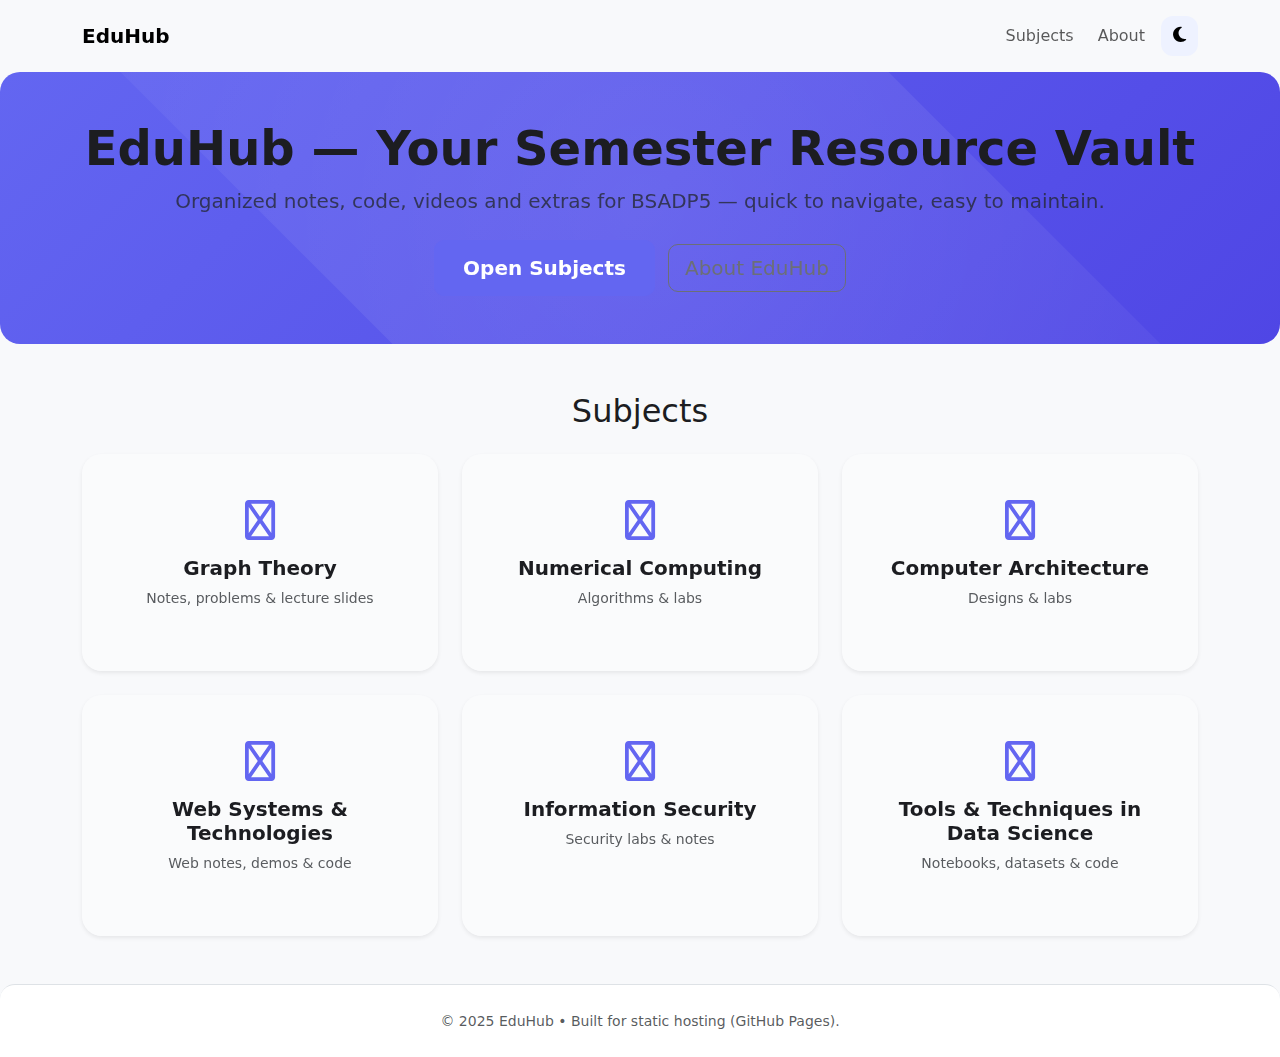
<file: index.html>
<!doctype html>
<html lang="en">

<head>
  <meta charset="utf-8" />
  <meta name="viewport" content="width=device-width,initial-scale=1" />
  <title>EduHub — BSADP5 Resources</title>

  <!-- Bootstrap for layout/utilities only (colors overridden) -->
  <link href="https://cdn.jsdelivr.net/npm/bootstrap@5.3.2/dist/css/bootstrap.min.css" rel="stylesheet">
  <link href="https://cdnjs.cloudflare.com/ajax/libs/font-awesome/6.5.0/css/all.min.css" rel="stylesheet">
  <link href="https://unpkg.com/aos@2.3.4/dist/aos.css" rel="stylesheet">

  <!-- site styles -->
  <link rel="stylesheet" href="assets/css/style.css">
</head>

<body data-page="index">

  <!-- NAVBAR -->
  <nav class="navbar navbar-expand-lg sticky-top py-3 bg-transparent">
    <div class="container">
      <a class="navbar-brand fw-bold" href="#">EduHub</a>

      <button class="navbar-toggler" type="button" data-bs-toggle="collapse" data-bs-target="#nav" aria-controls="nav"
        aria-expanded="false" aria-label="Toggle navigation">
        <span class="navbar-toggler-icon"></span>
      </button>

      <div id="nav" class="collapse navbar-collapse">
        <ul class="navbar-nav ms-auto align-items-center">
          <li class="nav-item me-2"><a class="nav-link" href="#subjects">Subjects</a></li>
          <li class="nav-item me-2"><a class="nav-link" href="about.html">About</a></li>
          <li class="nav-item">
            <button id="theme-toggle" class="theme-toggle" aria-pressed="false" title="Toggle theme">
              <i id="theme-icon" class="fa-solid fa-moon"></i>
            </button>
          </li>
        </ul>
      </div>
    </div>
  </nav>

  <!-- HERO -->
  <header class="hero py-5">
    <div class="container text-center">
      <h1 class="display-5 fw-bold" data-aos="fade-up">EduHub — Your Semester Resource Vault</h1>
      <p class="lead text-muted mt-2" data-aos="fade-up" data-aos-delay="100">
        Organized notes, code, videos and extras for BSADP5 — quick to navigate, easy to maintain.
      </p>
      <div class="mt-4" data-aos="fade-up" data-aos-delay="200">
        <a href="#subjects" class="btn btn-primary btn-lg me-2">Open Subjects</a>
        <a href="about.html" class="btn btn-outline-secondary btn-lg">About EduHub</a>
      </div>
    </div>
  </header>

  <!-- SUBJECTS GRID -->
  <section id="subjects" class="py-5">
    <div class="container">
      <h2 class="mb-4 text-center">Subjects</h2>

      <div class="row g-4">
        <!-- Each card links to a separate subject page in /subjects/ -->
        <div class="col-md-4" data-aos="zoom-in">
          <a class="subject-link" href="subjects/graph-theory.html" aria-label="Open Graph Theory">
            <div class="card h-100 border-0 shadow-sm subject-card">
              <div class="card-body text-center">
                <i class="fa-regular fa-sitemap fa-2x mb-3"></i>
                <h5 class="card-title">Graph Theory</h5>
                <p class="text-muted small">Notes, problems & lecture slides</p>
              </div>
            </div>
          </a>
        </div>

        <div class="col-md-4" data-aos="zoom-in" data-aos-delay="50">
          <a class="subject-link" href="subjects/numerical-computing.html" aria-label="Open Numerical Computing">
            <div class="card h-100 border-0 shadow-sm subject-card">
              <div class="card-body text-center">
                <i class="fa-regular fa-calculator fa-2x mb-3"></i>
                <h5 class="card-title">Numerical Computing</h5>
                <p class="text-muted small">Algorithms & labs</p>
              </div>
            </div>
          </a>
        </div>

        <div class="col-md-4" data-aos="zoom-in" data-aos-delay="100">
          <a class="subject-link" href="subjects/computer-architecture.html" aria-label="Open Computer Architecture">
            <div class="card h-100 border-0 shadow-sm subject-card">
              <div class="card-body text-center">
                <i class="fa-regular fa-microchip fa-2x mb-3"></i>
                <h5 class="card-title">Computer Architecture</h5>
                <p class="text-muted small">Designs & labs</p>
              </div>
            </div>
          </a>
        </div>

        <div class="col-md-4" data-aos="zoom-in" data-aos-delay="150">
          <a class="subject-link" href="subjects/web-systems-and-technologies.html"
            aria-label="Open Web Systems & Technologies">
            <div class="card h-100 border-0 shadow-sm subject-card">
              <div class="card-body text-center">
                <i class="fa-regular fa-code fa-2x mb-3"></i>
                <h5 class="card-title">Web Systems & Technologies</h5>
                <p class="text-muted small">Web notes, demos & code</p>
              </div>
            </div>
          </a>
        </div>

        <div class="col-md-4" data-aos="zoom-in" data-aos-delay="200">
          <a class="subject-link" href="subjects/information-security.html" aria-label="Open Information Security">
            <div class="card h-100 border-0 shadow-sm subject-card">
              <div class="card-body text-center">
                <i class="fa-regular fa-shield-halved fa-2x mb-3"></i>
                <h5 class="card-title">Information Security</h5>
                <p class="text-muted small">Security labs & notes</p>
              </div>
            </div>
          </a>
        </div>

        <div class="col-md-4" data-aos="zoom-in" data-aos-delay="250">
          <a class="subject-link" href="subjects/data-science-tools.html"
            aria-label="Open Tools & Techniques in Data Science">
            <div class="card h-100 border-0 shadow-sm subject-card">
              <div class="card-body text-center">
                <i class="fa-regular fa-chart-simple fa-2x mb-3"></i>
                <h5 class="card-title">Tools & Techniques in Data Science</h5>
                <p class="text-muted small">Notebooks, datasets & code</p>
              </div>
            </div>
          </a>
        </div>
      </div>
    </div>
  </section>

  <!-- FOOTER -->
  <footer class="py-4 bg-white border-top">
    <div class="container text-center">
      <small class="text-muted">© 2025 EduHub • Built for static hosting (GitHub Pages).</small>
    </div>
  </footer>

  <!-- Scripts -->
  <script src="https://cdn.jsdelivr.net/npm/bootstrap@5.3.2/dist/js/bootstrap.bundle.min.js"></script>
  <script src="https://unpkg.com/aos@2.3.4/dist/aos.js"></script>

  <!-- site scripts -->
  <script src="assets/js/app.js" defer></script>
  <script>
    AOS.init({ once: true, duration: 700 });
  </script>
</body>

</html>
</file>
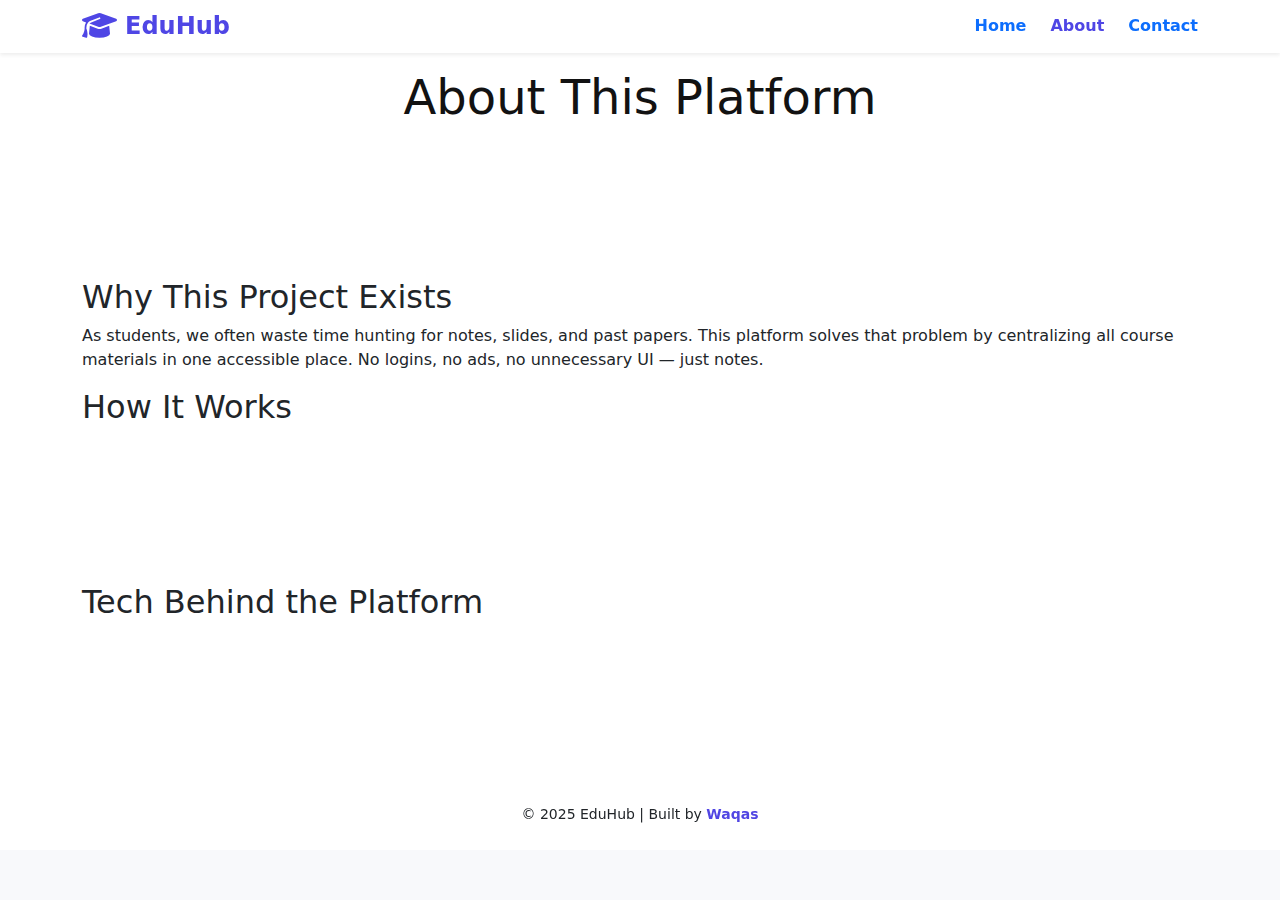
<file: about.html>
<!DOCTYPE html>
<html lang="en">

<head>
    <meta charset="UTF-8" />
    <meta name="viewport" content="width=device-width, initial-scale=1.0" />
    <title>About - EduHub</title>

    <!-- Core Styles -->
    <link rel="stylesheet" href="./assets/css/style.css" />
    <link rel="stylesheet" href="./assets/css/about_contact.css" />

    <!-- Icons & Bootstrap -->
    <link href="https://cdnjs.cloudflare.com/ajax/libs/font-awesome/6.5.0/css/all.min.css" rel="stylesheet">
    <link href="https://cdn.jsdelivr.net/npm/bootstrap@5.3.2/dist/css/bootstrap.min.css" rel="stylesheet" />
</head>

<body>

    <!-- ================= HEADER ================= -->
    <header class="main-header glass-header sticky-top py-2 shadow-sm">
        <div class="container d-flex justify-content-between align-items-center">

            <!-- Logo -->
            <a href="/EduHub" class="logo d-flex align-items-center">
                <i class="fa-solid fa-graduation-cap me-2 fs-3"></i>
                <span class="fw-bold fs-4">EduHub</span>
            </a>

            <!-- Navigation -->
            <nav class="nav-links d-none d-md-flex gap-4">
                <a href="/EduHub" >Home</a>
                <a href="about.html" class="active">About</a>
                <a href="contact.html">Contact</a>
            </nav>

            <!-- Mobile Menu Button -->
            <button class="mobile-menu-btn d-md-none" aria-label="Menu">
                <span class="hamburger"></span>
            </button>

        </div>

        <!-- Mobile Dropdown Menu -->
        <div class="mobile-menu d-md-none">
            <a href="/EduHub">Home</a>
            <a href="about.html">About</a>
            <a href="contact.html">Contact</a>
        </div>
    </header>

    <section class="about-hero p-5 py-3">
        <div class=" about-hero-inner">
            <h1>About This Platform</h1>
            <p>
                EduHub is a clean, fast, and organized platform for accessing study
                materials for your BCS/ADP CS semesters. Everything is structured
                subject‑wise and kept simple so students can quickly find what they
                need without distractions.
            </p>
        </div>
    </section>


    <section class="about-section container">
        <h2>Why This Project Exists</h2>
        <p>
            As students, we often waste time hunting for notes, slides, and past papers.
            This platform solves that problem by centralizing all course materials in one
            accessible place. No logins, no ads, no unnecessary UI — just notes.
        </p>
    </section>


    <section class="about-section container">
        <h2>How It Works</h2>
        <ul class="about-list">
            <li>Each subject has its own folder.</li>
            <li>All PDFs, PPTX, and DOCX files inside are automatically listed.</li>
            <li>Fully static — works smoothly on GitHub Pages.</li>
            <li>Dark mode supported across the entire UI.</li>
        </ul>
    </section>


    <section class="about-section container">
        <h2>Tech Behind the Platform</h2>
        <ul class="about-list">
            <li>HTML, CSS, JS (Vanilla + Modular)</li>
            <li>Glassmorphism UI + Modern Animations</li>
            <li>Dynamic file listing using Fetch API + directory parsing</li>
            <li>Optimized for speed — no frameworks needed</li>
        </ul>
    </section>



    <!-- Footer -->
    <footer class="text-center py-4">
        <small>© 2025 EduHub | Built by <a href="https://github.com//Muhammad-waqas1" target="_blank">Waqas</a></small>
    </footer>


    <script src="assets/js/app.js" defer></script>
    <script src="assets/js/main.js" defer></script>

</body>

</html>
</file>
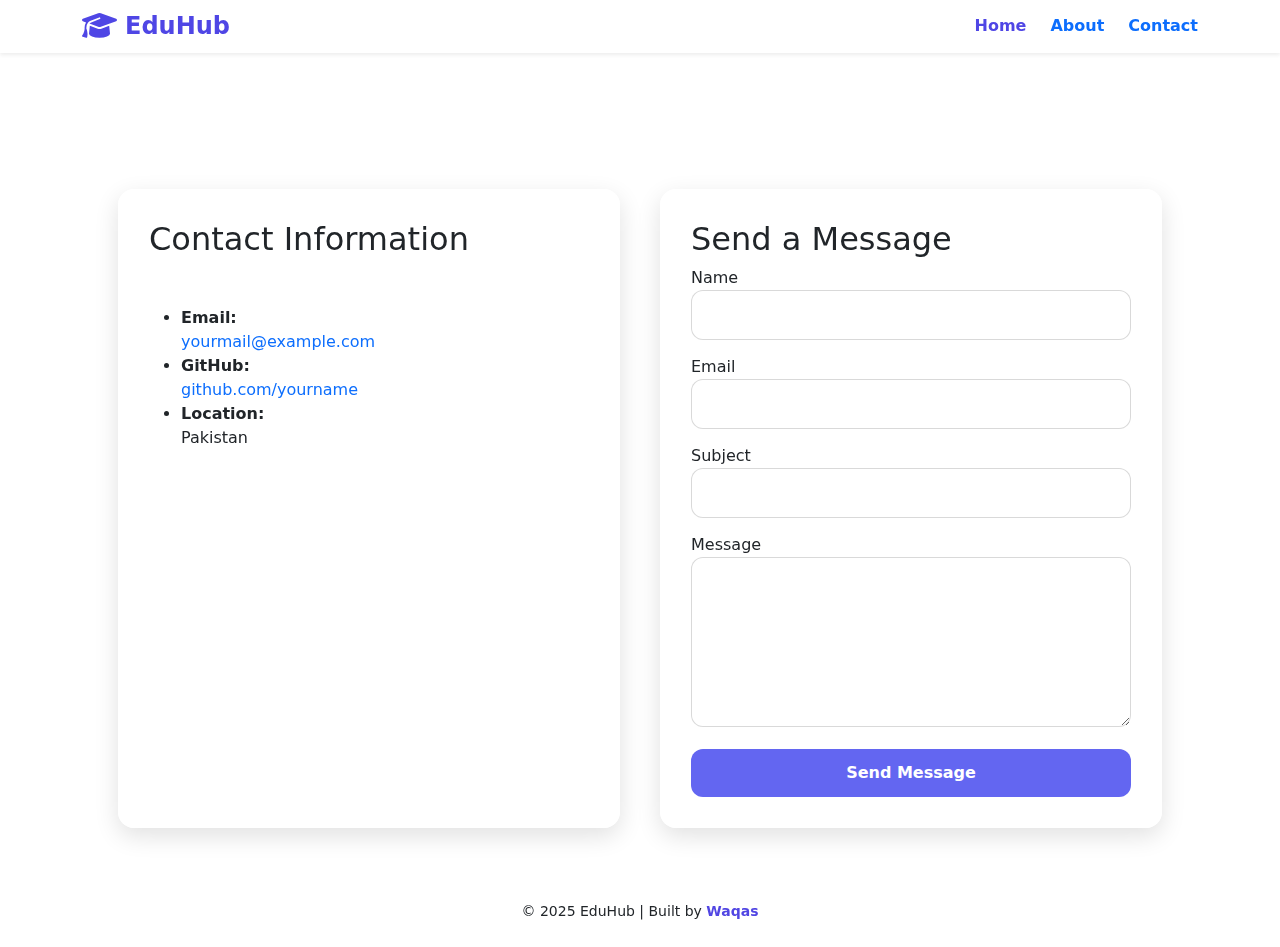
<file: contact.html>
<!DOCTYPE html>
<html lang="en">

<head>
    <meta charset="UTF-8" />
    <meta name="viewport" content="width=device-width, initial-scale=1.0" />
    <title>Contact - EduHub</title>

    <!-- Core Styles -->
    <link rel="stylesheet" href="./assets/css/style.css" />
    <link rel="stylesheet" href="./assets/css/about_contact.css" />

    <!-- Icons & Bootstrap -->
    <link href="https://cdnjs.cloudflare.com/ajax/libs/font-awesome/6.5.0/css/all.min.css" rel="stylesheet">
    <link href="https://cdn.jsdelivr.net/npm/bootstrap@5.3.2/dist/css/bootstrap.min.css" rel="stylesheet" />
</head>

<body>

    <!-- ================= HEADER ================= -->
    <header class="main-header glass-header sticky-top py-2 shadow-sm">
        <div class="container d-flex justify-content-between align-items-center">

            <!-- Logo -->
            <a href="/" class="logo d-flex align-items-center">
                <i class="fa-solid fa-graduation-cap me-2 fs-3"></i>
                <span class="fw-bold fs-4">EduHub</span>
            </a>

            <!-- Navigation -->
            <nav class="nav-links d-none d-md-flex gap-4">
                <a href="/" class="active">Home</a>
                <a href="about.html">About</a>
                <a href="contact.html">Contact</a>
            </nav>

            <!-- Mobile Menu Button -->
            <button class="mobile-menu-btn d-md-none" aria-label="Menu">
                <span class="hamburger"></span>
            </button>

        </div>

        <!-- Mobile Dropdown Menu -->
        <div class="mobile-menu d-md-none">
            <a href="/">Home</a>
            <a href="about.html">About</a>
            <a href="contact.html">Contact</a>
        </div>
    </header>

    <main class="contact-page container p-5 py-3">
        <h1 class="page-title">Contact</h1>
        <p class="page-subtitle">Get in touch with me for questions, suggestions, or collaborations.</p>

        <div class="contact-grid">
            <!-- LEFT SIDE: INFO -->
            <div class="contact-info card glass">
                <h2>Contact Information</h2>
                <p>You can reach me through the following:</p>

                <ul class="contact-list">
                    <li>
                        <strong>Email:</strong><br>
                        <a class="link" href="mailto:yourmail@example.com">yourmail@example.com</a>
                    </li>
                    <li>
                        <strong>GitHub:</strong><br>
                        <a class="link" href="https://github.com/yourname" target="_blank">github.com/yourname</a>
                    </li>
                    <li>
                        <strong>Location:</strong><br>
                        Pakistan
                    </li>
                </ul>
            </div>

            <!-- RIGHT SIDE: FORM -->
            <form class="contact-form card glass"
                onsubmit="event.preventDefault(); alert('Form submission disabled on static site.');">
                <h2>Send a Message</h2>
                <div class="form-group">
                    <label>Name</label>
                    <input type="text" required />
                </div>
                <div class="form-group">
                    <label>Email</label>
                    <input type="email" required />
                </div>
                <div class="form-group">
                    <label>Subject</label>
                    <input type="text" required />
                </div>
                <div class="form-group">
                    <label>Message</label>
                    <textarea rows="6" required></textarea>
                </div>
                <button class="btn-primary" type="submit">Send Message</button>
            </form>
        </div>
    </main>



    <!-- Footer -->
    <footer class="text-center py-4">
        <small>© 2025 EduHub | Built by <a href="https://github.com//Muhammad-waqas1" target="_blank">Waqas</a></small>
    </footer>


    <script src="assets/js/app.js" defer></script>
    <script src="assets/js/main.js" defer></script>

</body>

</html>
</file>
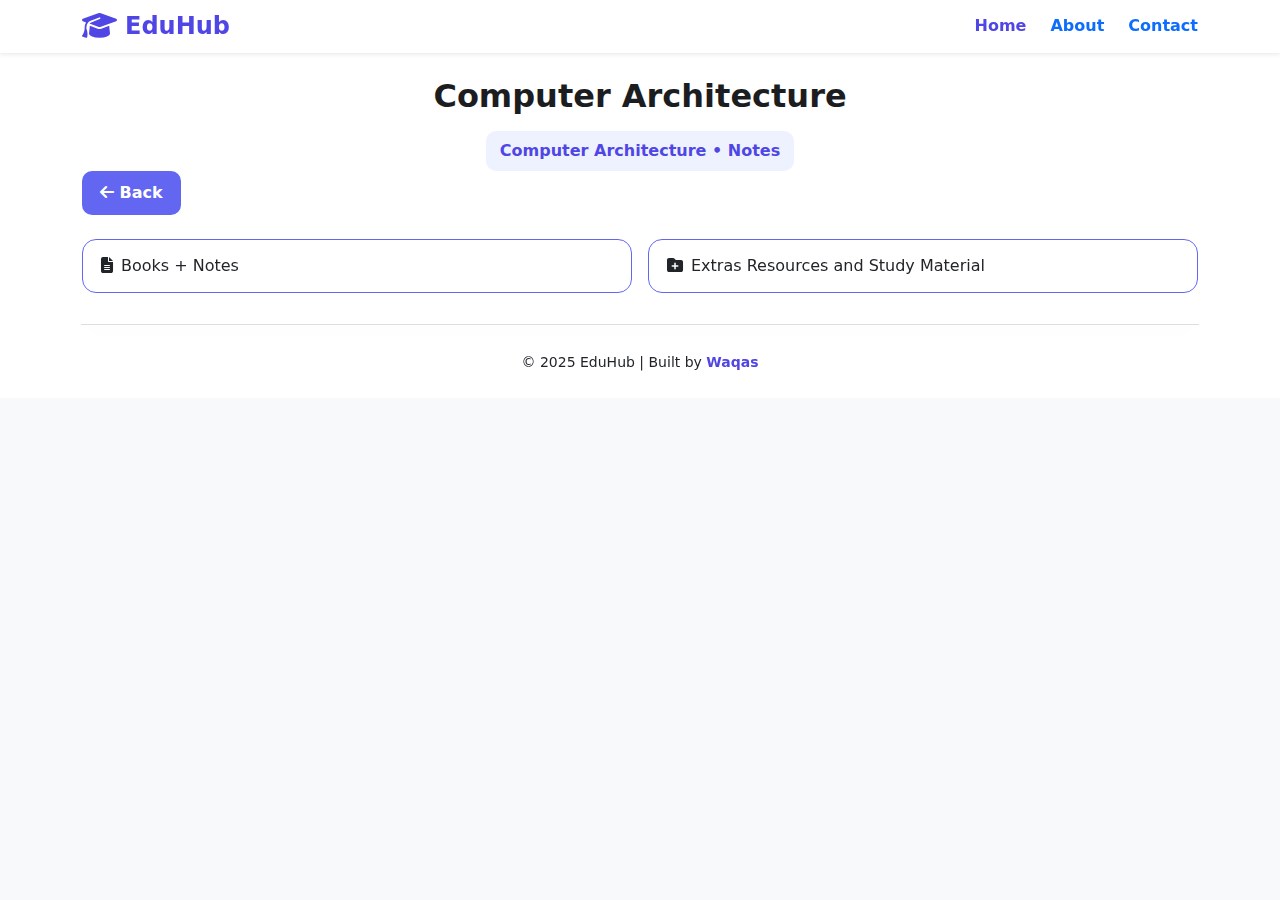
<file: subjects/computer-architecture.html>
<!DOCTYPE html>
<html lang="en">

<head>
    <meta charset="UTF-8" />
    <meta name="viewport" content="width=device-width, initial-scale=1.0" />
    <title>Computer-Architecture - EduHub</title>

    <!-- Core Styles -->
    <link rel="stylesheet" href="../assets/css/style.css" />

    <!-- Icons & Bootstrap -->
    <link href="https://cdnjs.cloudflare.com/ajax/libs/font-awesome/6.5.0/css/all.min.css" rel="stylesheet">
    <link href="https://cdn.jsdelivr.net/npm/bootstrap@5.3.2/dist/css/bootstrap.min.css" rel="stylesheet" />
</head>

<body>

    <!-- ================= HEADER ================= -->
    <header class="main-header glass-header sticky-top py-2 shadow-sm">
        <div class="container d-flex justify-content-between align-items-center">

            <!-- Logo -->
            <a href="/" class="logo d-flex align-items-center">
                <i class="fa-solid fa-graduation-cap me-2 fs-3"></i>
                <span class="fw-bold fs-4">EduHub</span>
            </a>

            <!-- Navigation -->
            <nav class="nav-links d-none d-md-flex gap-4">
                <a href="/" class="active">Home</a>
                <a href="about.html">About</a>
                <a href="contact.html">Contact</a>
            </nav>

            <!-- Mobile Menu Button -->
            <button class="mobile-menu-btn d-md-none" aria-label="Menu">
                <span class="hamburger"></span>
            </button>

        </div>

        <!-- Mobile Dropdown Menu -->
        <div class="mobile-menu d-md-none">
            <a href="/">Home</a>
            <a href="about.html">About</a>
            <a href="contact.html">Contact</a>
        </div>
    </header>


    <!-- Subject Header -->
    <section class="container subject-header px-5 mt-4 mb-0">
        <h1 class="subject-title">Computer Architecture</h1>
        <span class="subject-badge">Computer Architecture • Notes</span>
    </section>

    
    <div class="container mb-4">
        <button class="back-btn"><i class="fa fa-arrow-left"></i> Back</button>
    </div>

    <!-- Back Button -->

    <!-- Subcards -->
    <section class="container mb-4">
        <div class="row g-3">
            <div class="col-md-6">
                <div class="subcard" data-type="notes"><i class="fa-solid fa-file-lines me-2"></i><span>Books +
                        Notes</span>
                </div>
            </div>
            <!-- <div class="col-md-3">
                <div class="subcard" data-type="code"><i class="fa-solid fa-code"></i><span>Code</span></div>
            </div>
            <div class="col-md-3">
                <div class="subcard" data-type="videos"><i class="fa-solid fa-video"></i><span>Videos</span></div>
            </div> -->
            <div class="col-md-6">
                <div class="subcard" data-type="extras"><i class="fa-solid fa-folder-plus me-2"></i><span>Extras
                        Resources and Study Material</span></div>
            </div>
        </div>
    </section>

    <!-- File List -->
    <section class="container">
        <ul class="file-list list-unstyled" id="pdfList">
            <!-- <li><a href="../notes/graph-theory/notes/graph-theory/(Dover Books on Mathematics) Gary Chartrand, Ping Zhang - A First Course in Graph Theory-Dover Publications (2012).pdf"
                    target="_blank">Lecture 1 — Book (PDF)</a></li>
            <li><a href="../notes/graph-theory/lecture2.pdf" target="_blank">Lecture 2 — Trees (PDF)</a></li>
            <li><a href="../notes/graph-theory/problems.zip" target="_blank">Problem Sets (ZIP)</a></li> -->
        </ul>
    </section>

    <!-- ================= FOOTER ================= -->
    <footer class="text-center py-4 mt-3">
        <small>© 2025 EduHub | Built by <a href="https://github.com//Muhammad-waqas1" target="_blank">Waqas</a></small>
    </footer>

    <script src="../assets/js/subject.js"></script>
    <script src="../assets/js/app.js" defer></script>

</body>

</html>
</file>
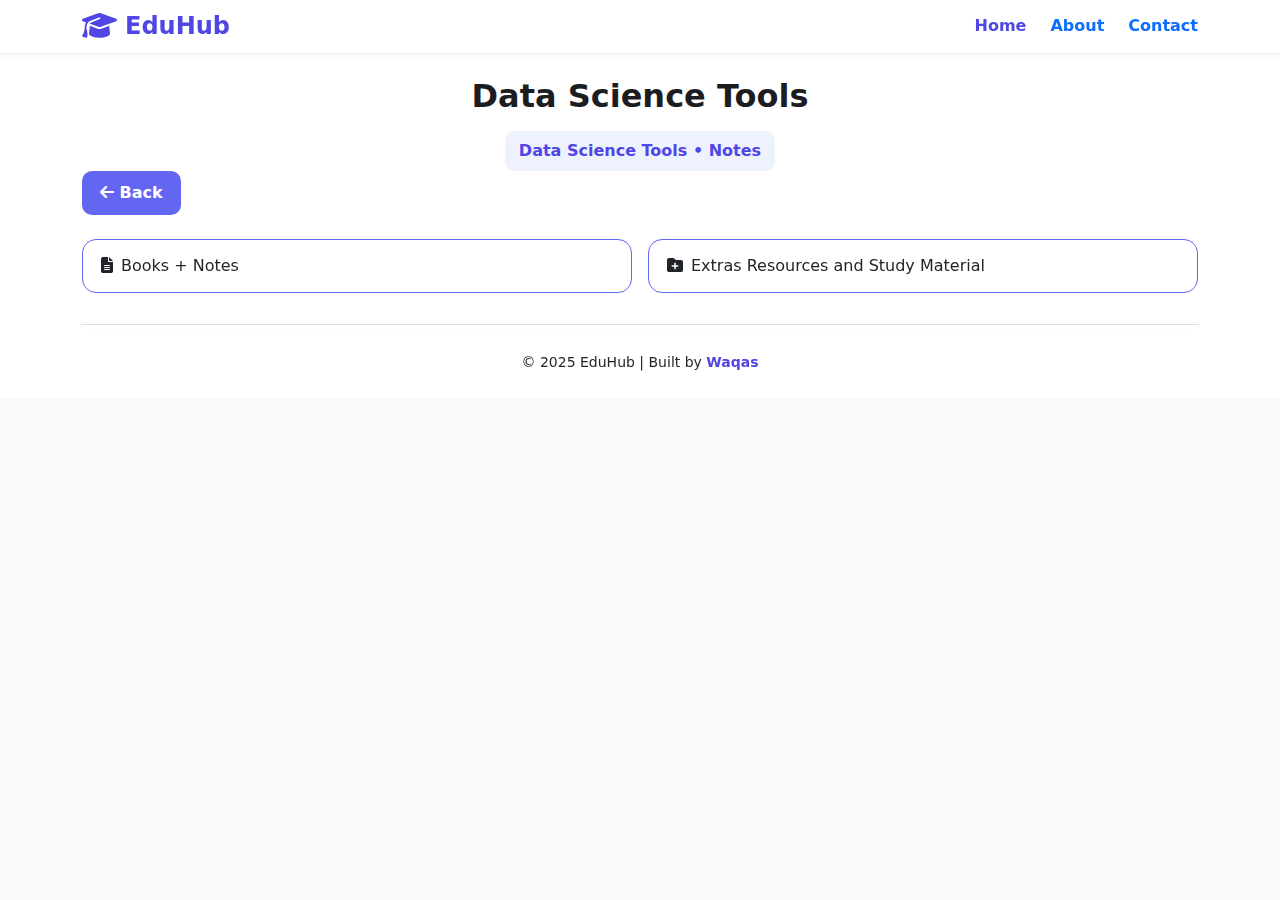
<file: subjects/data-science-tools.html>
<!DOCTYPE html>
<html lang="en">

<head>
    <meta charset="UTF-8" />
    <meta name="viewport" content="width=device-width, initial-scale=1.0" />
    <title>Tool & Techniques Of Data Science - EduHub</title>

    <!-- Core Styles -->
    <link rel="stylesheet" href="../assets/css/style.css" />

    <!-- Icons & Bootstrap -->
    <link href="https://cdnjs.cloudflare.com/ajax/libs/font-awesome/6.5.0/css/all.min.css" rel="stylesheet">
    <link href="https://cdn.jsdelivr.net/npm/bootstrap@5.3.2/dist/css/bootstrap.min.css" rel="stylesheet" />
</head>

<body>

    <!-- ================= HEADER ================= -->
    <header class="main-header glass-header sticky-top py-2 shadow-sm">
        <div class="container d-flex justify-content-between align-items-center">

            <!-- Logo -->
            <a href="/" class="logo d-flex align-items-center">
                <i class="fa-solid fa-graduation-cap me-2 fs-3"></i>
                <span class="fw-bold fs-4">EduHub</span>
            </a>

            <!-- Navigation -->
            <nav class="nav-links d-none d-md-flex gap-4">
                <a href="/" class="active">Home</a>
                <a href="about.html">About</a>
                <a href="contact.html">Contact</a>
            </nav>

            <!-- Mobile Menu Button -->
            <button class="mobile-menu-btn d-md-none" aria-label="Menu">
                <span class="hamburger"></span>
            </button>

        </div>

        <!-- Mobile Dropdown Menu -->
        <div class="mobile-menu d-md-none">
            <a href="/">Home</a>
            <a href="about.html">About</a>
            <a href="contact.html">Contact</a>
        </div>
    </header>

    <!-- Subject Header -->
    <section class="container subject-header px-5 mt-4 mb-0">
        <h1 class="subject-title">Data Science Tools</h1>
        <span class="subject-badge">Data Science Tools • Notes</span>
    </section>


    <div class="container mb-4">
        <button class="back-btn"><i class="fa fa-arrow-left"></i> Back</button>
    </div>

    <!-- Back Button -->

    <!-- Subcards -->
    <section class="container mb-4">
        <div class="row g-3">
            <div class="col-md-6">
                <div class="subcard" data-type="notes"><i class="fa-solid fa-file-lines me-2"></i><span>Books +
                        Notes</span>
                </div>
            </div>
            <!-- <div class="col-md-3">
                <div class="subcard" data-type="code"><i class="fa-solid fa-code"></i><span>Code</span></div>
            </div>
            <div class="col-md-3">
                <div class="subcard" data-type="videos"><i class="fa-solid fa-video"></i><span>Videos</span></div>
            </div> -->
            <div class="col-md-6">
                <div class="subcard" data-type="extras"><i class="fa-solid fa-folder-plus me-2"></i><span>Extras
                        Resources and Study Material</span></div>
            </div>
        </div>
    </section>

    <!-- File List -->
    <section class="container">
        <ul class="file-list list-unstyled" id="pdfList">
            <!-- <li><a href="../notes/graph-theory/notes/graph-theory/(Dover Books on Mathematics) Gary Chartrand, Ping Zhang - A First Course in Graph Theory-Dover Publications (2012).pdf"
                    target="_blank">Lecture 1 — Book (PDF)</a></li>
            <li><a href="../notes/graph-theory/lecture2.pdf" target="_blank">Lecture 2 — Trees (PDF)</a></li>
            <li><a href="../notes/graph-theory/problems.zip" target="_blank">Problem Sets (ZIP)</a></li> -->
        </ul>
    </section>

    <!-- ================= FOOTER ================= -->
    <footer class="text-center py-4 mt-3">
        <small>© 2025 EduHub | Built by <a href="https://github.com//Muhammad-waqas1" target="_blank">Waqas</a></small>
    </footer>

    <script src="../assets/js/subject.js"></script>
    <script src="../assets/js/app.js" defer></script>

</body>

</html>
</file>
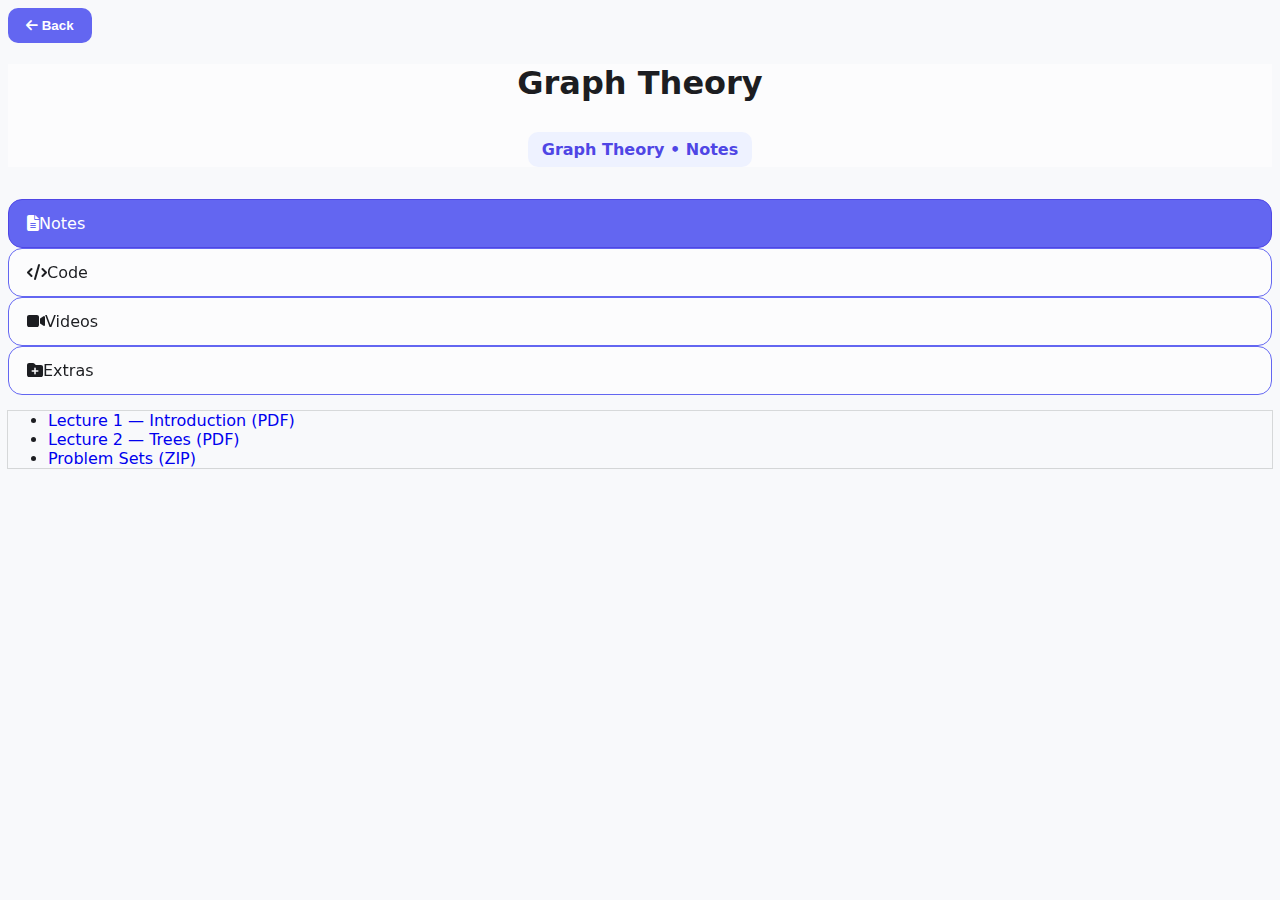
<file: subjects/graph-theory.html>
<!DOCTYPE html>
<html lang="en">

<head>
    <meta charset="UTF-8">
    <meta name="viewport" content="width=device-width, initial-scale=1.0">
    <title>Graph Theory — EduHub</title>
    <link rel="stylesheet" href="../assets/css/style.css">
    <link href="https://cdnjs.cloudflare.com/ajax/libs/font-awesome/6.5.0/css/all.min.css" rel="stylesheet">
</head>

<body>

    <!-- Back Button -->
    <div class="container py-3">
        <button class="back-btn"><i class="fa fa-arrow-left"></i> Back</button>
    </div>

    <!-- Subject Header -->
    <section class="container subject-header">
        <h1 class="subject-title">Graph Theory</h1>
        <span class="subject-badge">Graph Theory • Notes</span>
    </section>

    <!-- Subcards -->
    <section class="container mb-4">
        <div class="row g-3">
            <div class="col-md-3">
                <div class="subcard active" data-type="notes"><i class="fa-solid fa-file-lines"></i><span>Notes</span>
                </div>
            </div>
            <div class="col-md-3">
                <div class="subcard" data-type="code"><i class="fa-solid fa-code"></i><span>Code</span></div>
            </div>
            <div class="col-md-3">
                <div class="subcard" data-type="videos"><i class="fa-solid fa-video"></i><span>Videos</span></div>
            </div>
            <div class="col-md-3">
                <div class="subcard" data-type="extras"><i class="fa-solid fa-folder-plus"></i><span>Extras</span></div>
            </div>
        </div>
    </section>

    <!-- File List -->
    <section class="container">
        <ul class="file-list list-unstyled" id="pdfList">
            <li><a href="../notes/graph-theory/lecture1.pdf" target="_blank">Lecture 1 — Introduction (PDF)</a></li>
            <li><a href="../notes/graph-theory/lecture2.pdf" target="_blank">Lecture 2 — Trees (PDF)</a></li>
            <li><a href="../notes/graph-theory/problems.zip" target="_blank">Problem Sets (ZIP)</a></li>
        </ul>
    </section>

    <script src="../assets/js/subject.js"></script>
</body>

</html>
</file>
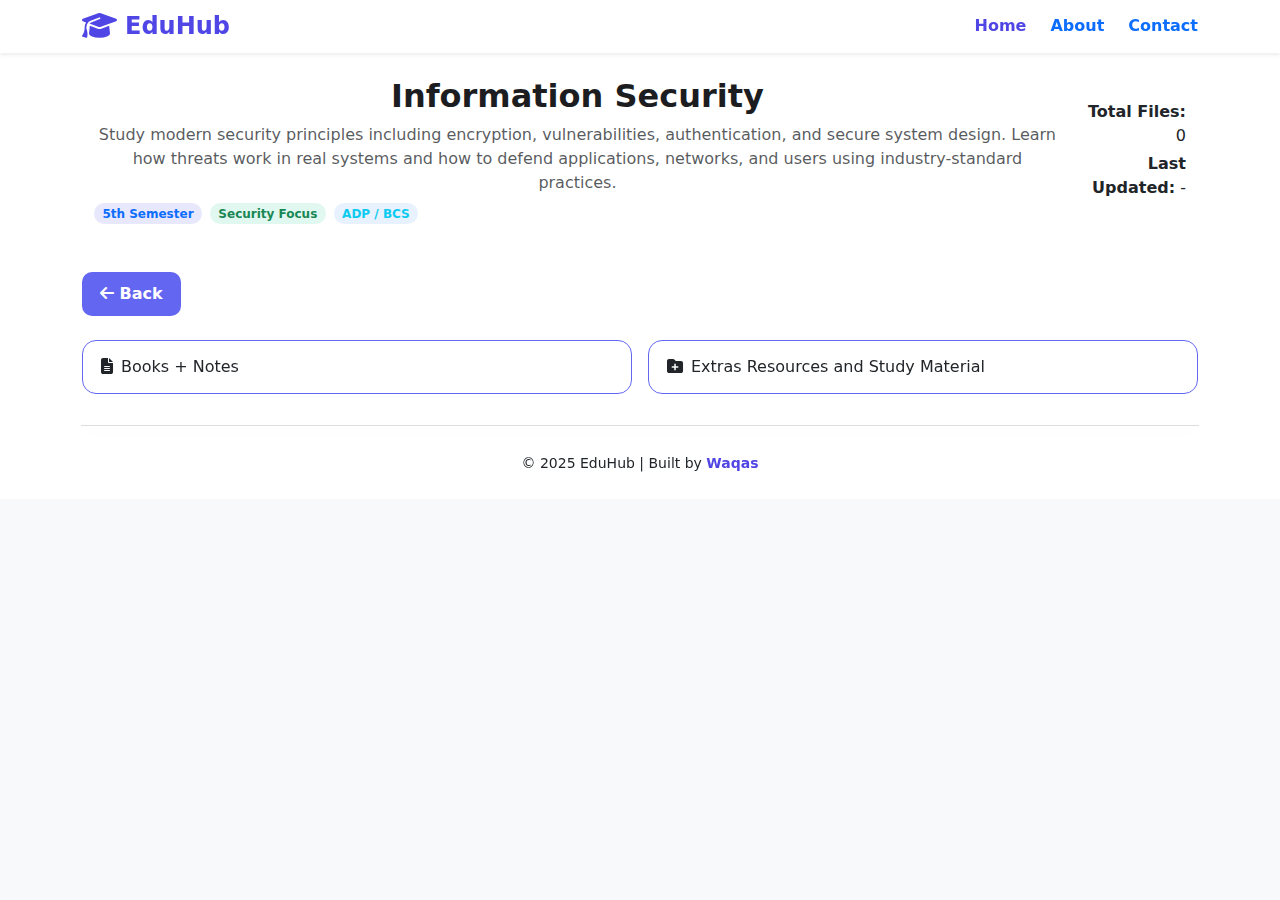
<file: subjects/information-security.html>
<!DOCTYPE html>
<html lang="en">

<head>
    <meta charset="UTF-8" />
    <meta name="viewport" content="width=device-width, initial-scale=1.0" />
    <title>Information Security - EduHub</title>

    <!-- Core Styles -->
    <link rel="stylesheet" href="../assets/css/style.css" />

    <!-- Icons & Bootstrap -->
    <link href="https://cdnjs.cloudflare.com/ajax/libs/font-awesome/6.5.0/css/all.min.css" rel="stylesheet">
    <link href="https://cdn.jsdelivr.net/npm/bootstrap@5.3.2/dist/css/bootstrap.min.css" rel="stylesheet" />
</head>

<body>

    <!-- ================= HEADER ================= -->
    <header class="main-header glass-header sticky-top py-2 shadow-sm">
        <div class="container d-flex justify-content-between align-items-center">

            <!-- Logo -->
            <a href="/" class="logo d-flex align-items-center">
                <i class="fa-solid fa-graduation-cap me-2 fs-3"></i>
                <span class="fw-bold fs-4">EduHub</span>
            </a>

            <!-- Navigation -->
            <nav class="nav-links d-none d-md-flex gap-4">
                <a href="/" class="active">Home</a>
                <a href="../about.html">About</a>
                <a href="../contact.html">Contact</a>
            </nav>

            <!-- Mobile Menu Button -->
            <button class="mobile-menu-btn d-md-none" aria-label="Menu">
                <span class="hamburger"></span>
            </button>

        </div>

        <!-- Mobile Dropdown Menu -->
        <div class="mobile-menu d-md-none">
            <a href="/EduHub">Home</a>
            <a href="../about.html">About</a>
            <a href="../contact.html">Contact</a>
        </div>
    </header>

    <!-- Subject Header -->
    <section class="container subject-header px-4 py-4  mb-4">
        <div
            class="d-flex flex-column flex-md-row justify-content-between align-items-start align-items-md-center gap-3">

            <!-- Left: Title + Description -->
            <div class="flex-grow-1">
                <h1 class="subject-title fw-bold mb-2">Information Security</h1>
                <p class="subject-description text-muted mb-2">
                    Study modern security principles including encryption, vulnerabilities, authentication, and secure
                    system design. Learn how threats work in real systems and how to defend applications, networks, and
                    users using industry-standard practices.
                </p>
                <div class="subject-badges d-flex flex-wrap gap-2">
                    <span class="badge bg-primary-light text-primary fw-semibold">5th Semester</span>
                    <span class="badge bg-success-light text-success fw-semibold">Security Focus</span>
                    <span class="badge bg-info-light text-info fw-semibold">ADP / BCS</span>
                </div>
            </div>

            <!-- Right: Quick Stats -->
            <div class="text-md-end mt-3 mt-md-0">
                <p class="mb-1"><strong>Total Files:</strong> <span id="totalFiles">0</span></p>
                <p class="mb-0"><strong>Last Updated:</strong> <span id="lastUpdated">-</span></p>
            </div>

        </div>
    </section>


    <div class="container mb-4">
        <button class="back-btn"><i class="fa fa-arrow-left"></i> Back</button>
    </div>

    <!-- Back Button -->

    <!-- Subcards -->
    <section class="container mb-4">
        <div class="row g-3">
            <div class="col-md-6">
                <div class="subcard" data-type="notes"><i class="fa-solid fa-file-lines me-2"></i><span>Books +
                        Notes</span>
                </div>
            </div>
            <!-- <div class="col-md-3">
                <div class="subcard" data-type="code"><i class="fa-solid fa-code"></i><span>Code</span></div>
            </div>
            <div class="col-md-3">
                <div class="subcard" data-type="videos"><i class="fa-solid fa-video"></i><span>Videos</span></div>
            </div> -->
            <div class="col-md-6">
                <div class="subcard" data-type="extras"><i class="fa-solid fa-folder-plus me-2"></i><span>Extras
                        Resources and Study Material</span></div>
            </div>
        </div>
    </section>

    <!-- File List -->
    <section class="container">
        <ul class="file-list list-unstyled" id="pdfList">
            <!-- Dynamic Data Loading -->
        </ul>
    </section>

    <!-- ================= FOOTER ================= -->
    <footer class="text-center py-4 mt-3">
        <small>© 2025 EduHub | Built by <a href="https://github.com//Muhammad-waqas1" target="_blank">Waqas</a></small>
    </footer>

    <script src="../assets/js/subject.js"></script>
    <script src="../assets/js/app.js" defer></script>

</body>

</html>
</file>
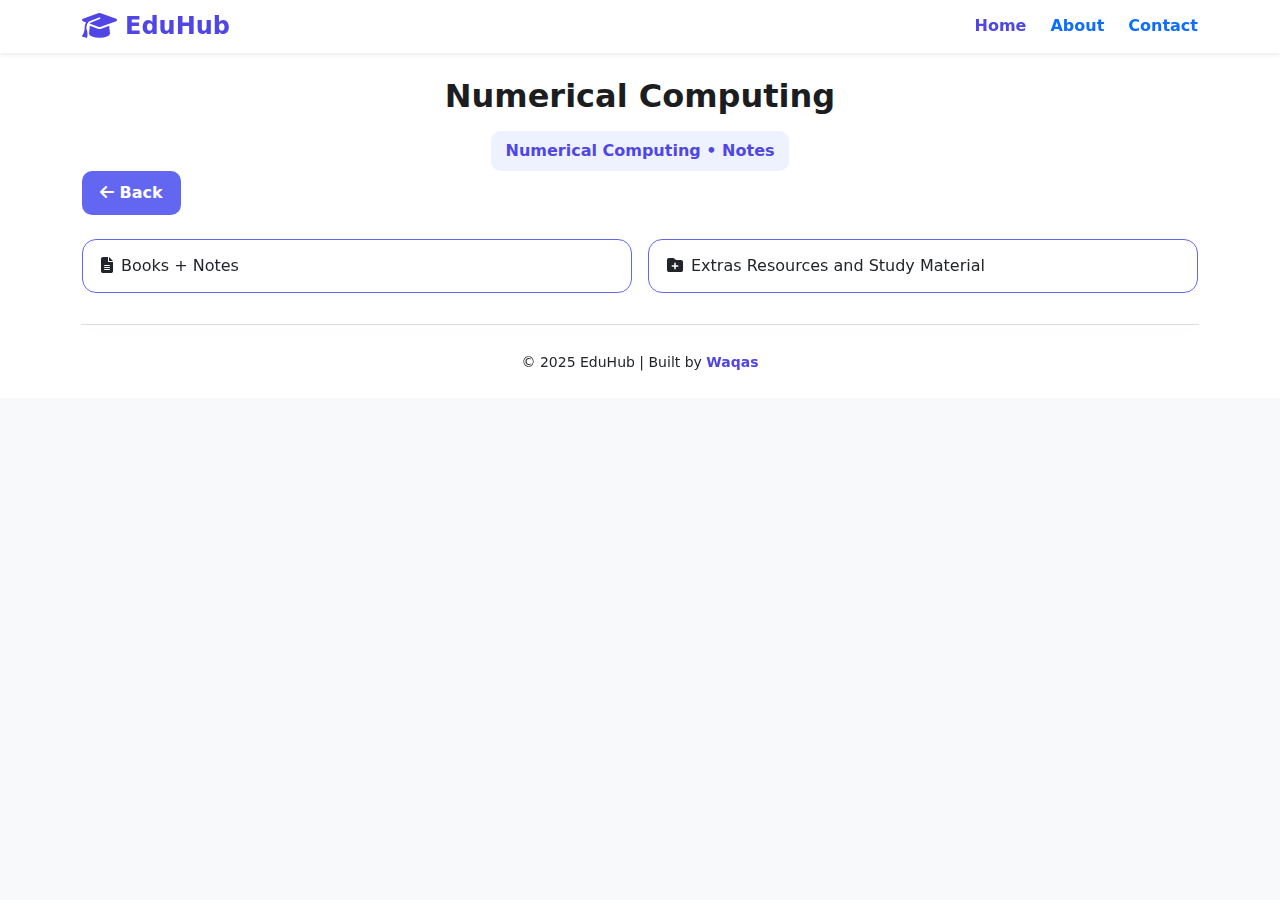
<file: subjects/numerical-computing.html>
<!DOCTYPE html>
<html lang="en">

<head>
    <meta charset="UTF-8" />
    <meta name="viewport" content="width=device-width, initial-scale=1.0" />
    <title>Numerical Computing - EduHub</title>

    <!-- Core Styles -->
    <link rel="stylesheet" href="../assets/css/style.css" />

    <!-- Icons & Bootstrap -->
    <link href="https://cdnjs.cloudflare.com/ajax/libs/font-awesome/6.5.0/css/all.min.css" rel="stylesheet">
    <link href="https://cdn.jsdelivr.net/npm/bootstrap@5.3.2/dist/css/bootstrap.min.css" rel="stylesheet" />
</head>

<body>

    <!-- ================= HEADER ================= -->
    <header class="main-header glass-header sticky-top py-2 shadow-sm">
        <div class="container d-flex justify-content-between align-items-center">

            <!-- Logo -->
            <a href="/" class="logo d-flex align-items-center">
                <i class="fa-solid fa-graduation-cap me-2 fs-3"></i>
                <span class="fw-bold fs-4">EduHub</span>
            </a>

            <!-- Navigation -->
            <nav class="nav-links d-none d-md-flex gap-4">
                <a href="/" class="active">Home</a>
                <a href="about.html">About</a>
                <a href="contact.html">Contact</a>
            </nav>

            <!-- Mobile Menu Button -->
            <button class="mobile-menu-btn d-md-none" aria-label="Menu">
                <span class="hamburger"></span>
            </button>

        </div>

        <!-- Mobile Dropdown Menu -->
        <div class="mobile-menu d-md-none">
            <a href="/">Home</a>
            <a href="about.html">About</a>
            <a href="contact.html">Contact</a>
        </div>
    </header>

    <!-- Subject Header -->
    <section class="container subject-header px-5 mt-4 mb-0">
        <h1 class="subject-title">Numerical Computing</h1>
        <span class="subject-badge">Numerical Computing • Notes</span>
    </section>


    <div class="container mb-4">
        <button class="back-btn"><i class="fa fa-arrow-left"></i> Back</button>
    </div>

    <!-- Back Button -->

    <!-- Subcards -->
    <section class="container mb-4">
        <div class="row g-3">
            <div class="col-md-6">
                <div class="subcard" data-type="notes"><i class="fa-solid fa-file-lines me-2"></i><span>Books +
                        Notes</span>
                </div>
            </div>
            <!-- <div class="col-md-3">
                <div class="subcard" data-type="code"><i class="fa-solid fa-code"></i><span>Code</span></div>
            </div>
            <div class="col-md-3">
                <div class="subcard" data-type="videos"><i class="fa-solid fa-video"></i><span>Videos</span></div>
            </div> -->
            <div class="col-md-6">
                <div class="subcard" data-type="extras"><i class="fa-solid fa-folder-plus me-2"></i><span>Extras
                        Resources and Study Material</span></div>
            </div>
        </div>
    </section>

    <!-- File List -->
    <section class="container">
        <ul class="file-list list-unstyled" id="pdfList">
            <!-- <li><a href="../notes/graph-theory/notes/graph-theory/(Dover Books on Mathematics) Gary Chartrand, Ping Zhang - A First Course in Graph Theory-Dover Publications (2012).pdf"
                    target="_blank">Lecture 1 — Book (PDF)</a></li>
            <li><a href="../notes/graph-theory/lecture2.pdf" target="_blank">Lecture 2 — Trees (PDF)</a></li>
            <li><a href="../notes/graph-theory/problems.zip" target="_blank">Problem Sets (ZIP)</a></li> -->
        </ul>
    </section>

    <!-- ================= FOOTER ================= -->
    <footer class="text-center py-4 mt-3">
        <small>© 2025 EduHub | Built by <a href="https://github.com//Muhammad-waqas1" target="_blank">Waqas</a></small>
    </footer>

    <script src="../assets/js/subject.js"></script>
    <script src="../assets/js/app.js" defer></script>

</body>

</html>
</file>
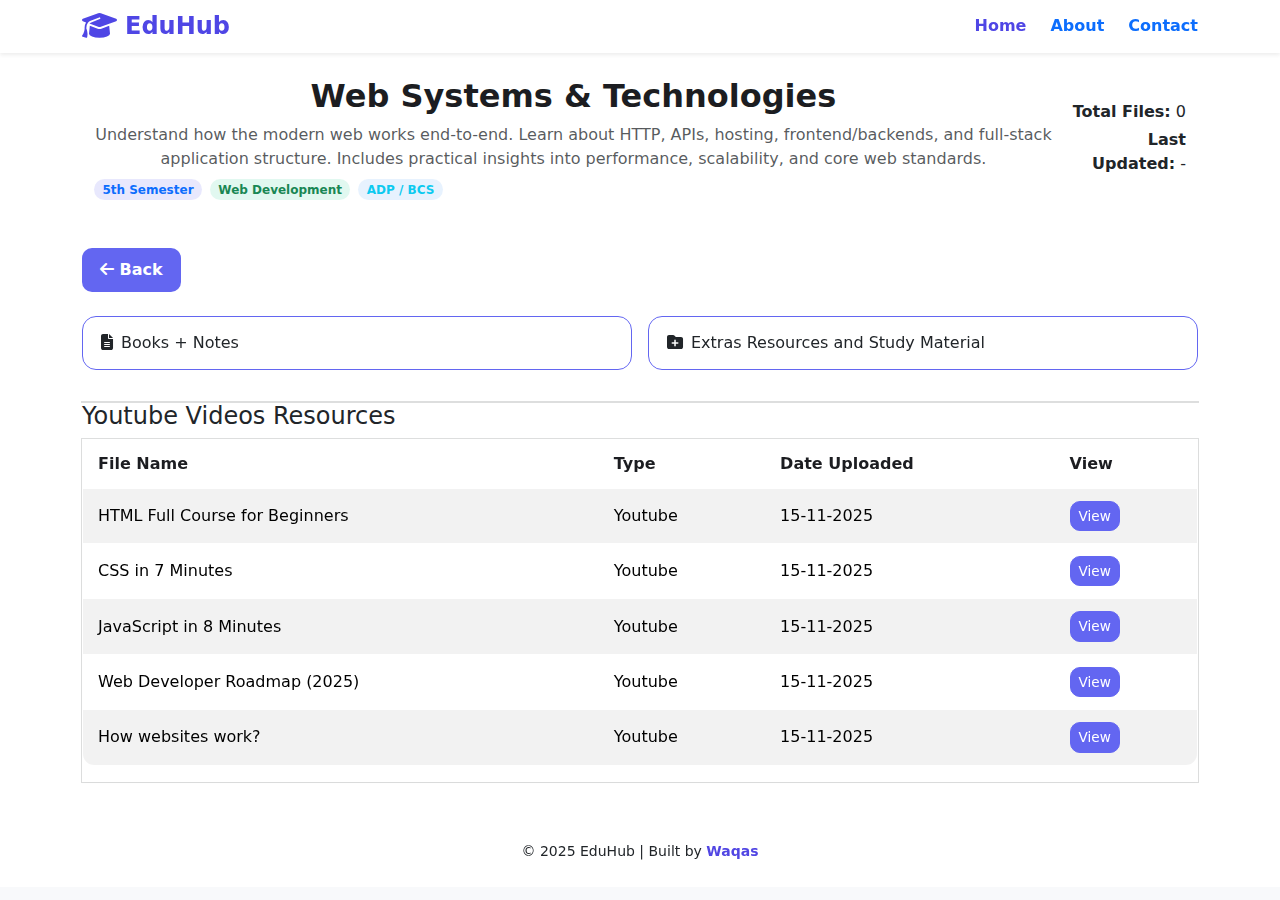
<file: subjects/web-systems-and-technologies.html>
<!DOCTYPE html>
<html lang="en">

<head>
    <meta charset="UTF-8" />
    <meta name="viewport" content="width=device-width, initial-scale=1.0" />
    <title>Web Systems and technologies - EduHub</title>

    <!-- Core Styles -->
    <link rel="stylesheet" href="../assets/css/style.css" />

    <!-- Icons & Bootstrap -->
    <link href="https://cdnjs.cloudflare.com/ajax/libs/font-awesome/6.5.0/css/all.min.css" rel="stylesheet">
    <link href="https://cdn.jsdelivr.net/npm/bootstrap@5.3.2/dist/css/bootstrap.min.css" rel="stylesheet" />
</head>

<body>

    <!-- ================= HEADER ================= -->
    <header class="main-header glass-header sticky-top py-2 shadow-sm">
        <div class="container d-flex justify-content-between align-items-center">

            <!-- Logo -->
            <a href="/EduHub" class="logo d-flex align-items-center">
                <i class="fa-solid fa-graduation-cap me-2 fs-3"></i>
                <span class="fw-bold fs-4">EduHub</span>
            </a>

            <!-- Navigation -->
            <nav class="nav-links d-none d-md-flex gap-4">
                <a href="/EduHub" class="active">Home</a>
                <a href="../about.html">About</a>
                <a href="../contact.html">Contact</a>
            </nav>

            <!-- Mobile Menu Button -->
            <button class="mobile-menu-btn d-md-none" aria-label="Menu">
                <span class="hamburger"></span>
            </button>

        </div>

        <!-- Mobile Dropdown Menu -->
        <div class="mobile-menu d-md-none">
            <a href="/EduHub">Home</a>
            <a href="../about.html">About</a>
            <a href="../contact.html">Contact</a>
        </div>
    </header>

    <!-- Subject Header -->
    <section class="container subject-header px-4 py-4  mb-4">
        <div
            class="d-flex flex-column flex-md-row justify-content-between align-items-start align-items-md-center gap-3">

            <!-- Left: Title + Description -->
            <div class="flex-grow-1">
                <h1 class="subject-title fw-bold mb-2">Web Systems & Technologies</h1>
                <p class="subject-description text-muted mb-2">
                    Understand how the modern web works end-to-end. Learn about HTTP, APIs, hosting, frontend/backends,
                    and full-stack application structure. Includes practical insights into performance, scalability, and
                    core web standards.
                </p>
                <div class="subject-badges d-flex flex-wrap gap-2">
                    <span class="badge bg-primary-light text-primary fw-semibold">5th Semester</span>
                    <span class="badge bg-success-light text-success fw-semibold">Web Development</span>
                    <span class="badge bg-info-light text-info fw-semibold">ADP / BCS</span>
                </div>
            </div>

            <!-- Right: Quick Stats -->
            <div class="text-md-end mt-3 mt-md-0">
                <p class="mb-1"><strong>Total Files:</strong> <span id="totalFiles">0</span></p>
                <p class="mb-0"><strong>Last Updated:</strong> <span id="lastUpdated">-</span></p>
            </div>

        </div>
    </section>

    <div class="container mb-4">
        <button class="back-btn"><i class="fa fa-arrow-left"></i> Back</button>
    </div>

    <!-- Back Button -->

    <!-- Subcards -->
    <section class="container mb-4">
        <div class="row g-3">
            <div class="col-md-6">
                <div class="subcard" data-type="notes"><i class="fa-solid fa-file-lines me-2"></i><span>Books +
                        Notes</span>
                </div>
            </div>
            <!-- <div class="col-md-3">
                <div class="subcard" data-type="code"><i class="fa-solid fa-code"></i><span>Code</span></div>
            </div>
            <div class="col-md-3">
                <div class="subcard" data-type="videos"><i class="fa-solid fa-video"></i><span>Videos</span></div>
            </div> -->
            <div class="col-md-6">
                <div class="subcard" data-type="extras"><i class="fa-solid fa-folder-plus me-2"></i><span>Extras
                        Resources and Study Material</span></div>
            </div>
        </div>
    </section>

    <!-- File List -->
    <section class="container">
        <ul class="file-list list-unstyled" id="pdfList">
            <!-- Dynamic Data loading -->
        </ul>
    </section>

    <section class="container">
        <h4>Youtube Videos Resources</h4>
        <ul class="file-list list-unstyled" id="pdfList">
            <div class="table-responsive">
                <table class="table table-hover table-striped align-middle">
                    <thead>
                        <tr>
                            <th>File Name</th>
                            <th>Type</th>
                            <th>Date Uploaded</th>
                            <th>View</th>
                        </tr>
                    </thead>
                    <tbody>
                            <tr>
                                <td>HTML Full Course for Beginners</td>
                                <td>Youtube</td>
                                
                                <td>15-11-2025</td>
                                <td>
                                    <a href="https://www.youtube.com/watch?v=k2DSi1zGEc8" target="_blank" class="btn btn-sm btn-primary">
                                        View
                                    </a>
                                </td>
                            </tr>
                        
                            <tr>
                                <td>CSS in 7 Minutes</td>
                                <td>Youtube</td>
                                
                                <td>15-11-2025</td>
                                <td>
                                    <a href=https://www.youtube.com/watch?v=AP3_V7KXHs4" target="_blank" class="btn btn-sm btn-primary">
                                        View
                                    </a>
                                </td>
                            </tr>
                        
                            <tr>
                                <td>JavaScript in 8 Minutes</td>
                                <td>Youtube</td>
                                
                                <td>15-11-2025</td>
                                <td>
                                    <a href="https://www.youtube.com/watch?v=0vL_EhRMFN0" target="_blank" class="btn btn-sm btn-primary">
                                        View
                                    </a>
                                </td>
                            </tr>
                        
                            <tr>
                                <td>Web Developer Roadmap (2025)</td>
                                <td>Youtube</td>
                                
                                <td>15-11-2025</td>
                                <td>
                                    <a href="https://www.youtube.com/watch?v=X8BYu3dMKf0" target="_blank" class="btn btn-sm btn-primary">
                                        View
                                    </a>
                                </td>
                            </tr>
                        
                            <tr>
                                <td>How websites work?</td>
                                <td>Youtube</td>
                                
                                <td>15-11-2025</td>
                                <td>
                                    <a href="https://www.youtube.com/watch?v=6mbwJ2xhgzM" target="_blank" class="btn btn-sm btn-primary">
                                        View
                                    </a>
                                </td>
                            </tr>
                        
                    </tbody>
                </table>
            </div>
        </ul>
    </section>

    <!-- ================= FOOTER ================= -->
    <footer class="text-center py-4 mt-3">
        <small>© 2025 EduHub | Built by <a href="https://github.com//Muhammad-waqas1" target="_blank">Waqas</a></small>
    </footer>

    <script src="../assets/js/subject.js"></script>
    <script src="../assets/js/app.js" defer></script>

</body>

</html>
</file>
<file: assets/css/style.css>
/* --------------------------------------------------------
   EduHub — Theme, Layout & Components
   Author: Waqas
----------------------------------------------------------- */

/* --------------------------------------------------------
   GLOBAL THEME VARIABLES
----------------------------------------------------------- */

:root {
    /* Light Theme */
    --bg: #f8f9fb;
    --text: #1c1d21;
    --muted: #6c6f76;

    /* Primary Theme Color (Modern Indigo) */
    --primary: #6366f1;
    --primary-dark: #4f46e5;
    --primary-light: #eef2ff;
    --fav: rgb(226, 0, 94);

    /* Glass UI */
    --glass-bg: rgba(255, 255, 255, 0.55);
    --glass-border: rgba(255, 255, 255, 0.28);
    --shadow: 0 8px 25px rgba(0, 0, 0, 0.08);

    /* Transitions */
    --ts: 0.25s ease;
}

[data-theme="dark"] {
    --bg: #0f1115;
    --text: #e9e9ea;
    --muted: #8a8f98;

    --glass-bg: rgba(20, 20, 25, 0.4);
    --glass-border: rgba(255, 255, 255, 0.06);
    --shadow: 0 10px 30px rgba(0, 0, 0, 0.4);

    --primary-light: rgba(99, 102, 241, 0.16);
}

/* --------------------------------------------------------
   BASE
----------------------------------------------------------- */

html,
body {
    background: var(--bg);
    color: var(--text);
    font-family: "Inter", system-ui, sans-serif;
    scroll-behavior: smooth;
}

a {
    text-decoration: none;
    transition: var(--ts);
}

img {
    max-width: 100%;
}

.btn {
    transition: var(--ts);
    border-radius: 10px !important;
    font-weight: 500;
}

/* --------------------------------------------------------
   BOOTSTRAP OVERRIDES
----------------------------------------------------------- */

.btn-primary {
    background: var(--primary) !important;
    border-color: var(--primary) !important;
}

.btn-primary:hover {
    background: var(--primary-dark) !important;
}

.btn-outline-secondary {
    border-color: var(--muted) !important;
    color: var(--muted) !important;
}

.btn-outline-secondary:hover {
    background: var(--muted) !important;
    color: #fff !important;
}

.main-header {
    backdrop-filter: blur(12px);
    background: var(--glass-bg) !important;
    border-bottom: 1px solid var(--glass-border);
    transition: var(--ts);
}


a {
    text-decoration: none !important;
}



.nav-links a:hover {
    color: var(--primary-dark);
}

/* --------------------------------------------------------
   THEME TOGGLE
----------------------------------------------------------- */

.theme-toggle {
    background: var(--primary-light);
    border: none;
    padding: 8px 12px;
    border-radius: 12px;
    cursor: pointer;
    transition: var(--ts);
}

.theme-toggle:hover {
    background: var(--primary);
    color: white;
}

#theme-icon {
    font-size: 1.1rem;
}

/* --------------------------------------------------------
   HERO
----------------------------------------------------------- */

.hero {
    padding-top: 4rem;
    padding-bottom: 4rem;
}

.hero h1 {
    color: var(--text);
    font-weight: 700;
}

.hero .lead {
    color: var(--muted);
}

/* --------------------------------------------------------
   SUBJECT CARDS
----------------------------------------------------------- */

.subject-card {
    backdrop-filter: blur(14px);
    background: var(--glass-bg);
    border: 1px solid var(--glass-border);
    border-radius: 16px;
    padding: 20px;
    box-shadow: var(--shadow);
    transition: var(--ts);
}

.subject-card:hover {
    transform: translateY(-6px);
    box-shadow: 0 12px 30px rgba(0, 0, 0, 0.15);
    border-color: var(--primary);
}

/* Icon inside card */
.subject-card i {
    color: var(--primary);
}

/* Card title */
.subject-card h5 {
    font-weight: 600;
    color: var(--text);
}

/* --------------------------------------------------------
   SUBJECT PAGE STYLES
----------------------------------------------------------- */

.subject-header {
    text-align: center;
    margin-bottom: 2rem;
}

.subject-title {
    font-size: 2rem;
    font-weight: 700;
    color: var(--text);
}

.subject-badge {
    display: inline-block;
    padding: 8px 14px;
    background: var(--primary-light);
    border-radius: 10px;
    color: var(--primary-dark);
    font-weight: 600;
    margin-top: 8px;
}

/* -----------------------
   SUBCARDS (Topics inside subject)
-------------------------- */
.subcard {
    backdrop-filter: blur(14px);
    background: var(--glass-bg);
    border: 1px solid var(--primary);
    padding: 14px 18px;
    border-radius: 14px;
    cursor: pointer;
    transition: var(--ts);
}

.subcard:hover {
    background: var(--primary-light);
    border-color: var(--primary);
}

.subcard.active {
    background: var(--primary);
    color: #fff;
    border-color: var(--primary-dark);
}

/* -----------------------
   SEARCH BOX
-------------------------- */
.search-input {
    border-radius: 12px;
    border: 1px solid var(--muted);
    padding: 10px 14px;
    background: var(--glass-bg);
    color: var(--text);
    transition: var(--ts);
}

.search-input:focus {
    border-color: var(--primary);
    box-shadow: 0 0 0 3px var(--primary-light);
}

/* -----------------------
   FILE LIST
-------------------------- */
.file-list .list-group-item {
    background: var(--glass-bg);
    border: 1px solid var(--glass-border);
    backdrop-filter: blur(10px);
    margin-bottom: 10px;
    border-radius: 12px;
    transition: var(--ts);
    cursor: pointer;
}

.file-list .list-group-item:hover {
    border-color: var(--primary);
    transform: translateX(4px);
    background: var(--primary-light);
}

.file-list i {
    color: var(--primary-dark);
    margin-right: 8px;
}

/* --------------------------------------------------------
   BACK BUTTON (Subject Page)
----------------------------------------------------------- */

.back-btn {
    background: var(--primary);
    border: none;
    padding: 10px 18px;
    border-radius: 10px;
    font-weight: 600;
    color: white;
    transition: var(--ts);
}

.back-btn:hover {
    background: var(--primary-dark);
}

/* --------------------------------------------------------
   FOOTER
----------------------------------------------------------- */

footer {
    background: var(--glass-bg);
    border-top: 1px solid var(--glass-border);
}

/* --------------------------------------------------------
   MEDIA QUERIES
----------------------------------------------------------- */

@media (max-width: 768px) {
    .subject-title {
        font-size: 1.7rem;
    }

    .subcard {
        font-size: 0.9rem;
        padding: 12px;
    }
}


footer small a {
    text-decoration: none;
    color: rgb(226, 0, 94);

}

footer small a:hover {
    text-decoration: dotted;
    color: rgb(199, 1, 83);
}


.subject-card-link {
    text-decoration: none;
}








/* --------------------------------------------------------
   EduHub — Index Page Animations & Hero Styling
----------------------------------------------------------- */

/* --------------------------------------------------------
   GLOBAL INDEX STYLES
----------------------------------------------------------- */

header.sticky-header {
    position: sticky;
    top: 0;
    z-index: 999;
    backdrop-filter: blur(12px);
    background: rgba(255, 255, 255, 0.55);
    border-bottom: 1px solid rgba(255, 255, 255, 0.28);
    transition: all 0.3s ease;
    box-shadow: 0 2px 12px rgba(0, 0, 0, 0.05);
}

header.sticky-header.scrolled {
    box-shadow: 0 6px 20px rgba(0, 0, 0, 0.12);
}

/* --------------------------------------------------------
   HERO SECTION
----------------------------------------------------------- */
.hero {
    position: relative;
    padding: 6rem 1rem 4rem;
    background: linear-gradient(135deg, #6366f1 0%, #4f46e5 100%);
    overflow: hidden;
    border-radius: 20px;
    color: white;
}

.hero::before {
    content: '';
    position: absolute;
    width: 200%;
    height: 200%;
    top: -50%;
    left: -50%;
    background: radial-gradient(circle at center, rgba(255, 255, 255, 0.1), transparent 70%);
    transform: rotate(45deg);
    animation: hero-animation 20s linear infinite;
    z-index: 0;
}

@keyframes hero-animation {
    0% {
        transform: rotate(0deg);
    }

    100% {
        transform: rotate(360deg);
    }
}

.hero .container {
    position: relative;
    z-index: 1;
}

/* Buttons in hero */
.hero .btn-primary,
.hero .btn-secondary {
    border-radius: 12px;
    font-weight: 600;
    padding: 12px 28px;
    transition: all 0.3s ease;
}

.hero .btn-primary:hover {
    background: #5146e3;
    transform: translateY(-3px);
}

.hero .btn-secondary:hover {
    background: rgba(255, 255, 255, 0.2);
    color: white;
    transform: translateY(-3px);
}

/* --------------------------------------------------------
   SUBJECT CARDS GLASSMORPHISM & ANIMATION
----------------------------------------------------------- */
.subject-card {
    backdrop-filter: blur(18px);
    background: rgba(255, 255, 255, 0.35);
    border: 1px solid rgba(255, 255, 255, 0.18);
    border-radius: 20px;
    padding: 30px 20px;
    transition: all 0.35s ease;
    text-align: center;
}

.subject-card:hover {
    transform: translateY(-10px) scale(1.05);
    box-shadow: 0 15px 35px rgba(0, 0, 0, 0.15);
    border-color: #6366f1;
}

.subject-card i {
    font-size: 2.5rem;
    color: #6366f1;
    transition: transform 0.35s ease;
}

.subject-card:hover i {
    transform: rotate(12deg) scale(1.2);
}

.subject-card h4 {
    margin-top: 15px;
    font-weight: 700;
    color: #1c1d21;
    transition: color 0.35s ease;
}

/* --------------------------------------------------------
   MOBILE MENU ANIMATION
----------------------------------------------------------- */
.navbar-collapse {
    transition: transform 0.4s ease, opacity 0.4s ease;
}

.navbar-collapse.collapsing {
    transform: translateY(-15px);
    opacity: 0;
}

.navbar-collapse.show {
    transform: translateY(0);
    opacity: 1;
}

/* --------------------------------------------------------
   FOOTER
----------------------------------------------------------- */
footer {
    background: rgba(255, 255, 255, 0.55);
    border-top: 1px solid rgba(255, 255, 255, 0.28);
    padding: 2rem 1rem;
    backdrop-filter: blur(12px);
    text-align: center;
    border-radius: 15px 15px 0 0;
}

footer small a {
    color: #5146e3;
    font-weight: 600;
}

footer small a:hover {
    color: #3b36b3;
    text-decoration: underline;
}

/* --------------------------------------------------------
   RESPONSIVE
----------------------------------------------------------- */
@media (max-width: 768px) {
    .hero {
        padding: 4rem 1rem 2rem;
        border-radius: 15px;
    }

    .subject-card {
        padding: 20px 15px;
    }

    .subject-card i {
        font-size: 2rem;
    }
}







/* ----------------------
   MOBILE MENU
----------------------- */
.mobile-menu {
    display: none;
    /* hidden by default */
    flex-direction: column;
    background: rgb(233, 233, 233);
    border: 1px solid var(--glass-border);
    backdrop-filter: blur(12px);
    position: absolute;
    top: 100%;
    right: 1rem;
    width: 200px;
    border-radius: 12px;
    padding: 10px 0;
    box-shadow: var(--shadow);
    z-index: 1000;
    opacity: 0;
    transform: translateY(-20px);
    transition: 0.3s ease;
}

.mobile-menu.show {
    display: flex;
    opacity: 1;
    transform: translateY(0);
}

.mobile-menu a {
    padding: 10px 20px;
    color: var(--text);
    text-decoration: none;
    transition: var(--ts);
}

.mobile-menu a:hover {
    background: rgb(241, 241, 241);
    color: var(--primary);
    border-radius: 8px;
}


header>div.container.d-flex.justify-content-between.align-items-center>a {
    color: var(--primary-dark);
}




/* ----------------------
   HAMBURGER ICON ANIMATION
----------------------- */
.mobile-menu-btn {
    background: transparent;
    border: none;
    cursor: pointer;
    padding: 6px;
    display: flex;
    align-items: center;
    justify-content: center;
    position: relative;
    z-index: 1100;
}

.hamburger,
.hamburger::before,
.hamburger::after {
    display: block;
    background: var(--text);
    height: 3px;
    width: 28px;
    border-radius: 2px;
    transition: 0.4s ease;
    position: relative;
}

.hamburger::before,
.hamburger::after {
    content: '';
    position: absolute;
    left: 0;
}

.hamburger::before {
    top: -8px;
}

.hamburger::after {
    top: 8px;
}

/* Active state → transforms into X */
.mobile-menu-btn.active .hamburger {
    background: transparent;
}

.mobile-menu-btn.active .hamburger::before {
    transform: rotate(45deg);
    top: 0;
}

.mobile-menu-btn.active .hamburger::after {
    transform: rotate(-45deg);
    top: 0;
}






/* -------------------------
   FILE LIST TABLE STYLING
-------------------------- */

#pdfList {
    box-shadow: rgba(0, 0, 0, 0.02) 0px 1px 3px 0px, rgba(27, 31, 35, 0.15) 0px 0px 0px 1px;
    margin-bottom: 2rem;
}

/* Make table responsive */
#pdfList table {
    width: 100%;
    border-radius: 12px;
    overflow: hidden;
    background: rgba(255, 255, 255, 0.55);
    backdrop-filter: blur(12px);
    border: 1px solid rgba(255, 255, 255, 0.28);
}

/* Table header */
#pdfList th {
    font-weight: 600;
    color: var(--text);
    background: rgba(255, 255, 255, 0.65);
    text-align: left;
    padding: 12px 15px;
}

/* Table body */
#pdfList td {
    vertical-align: middle;
    padding: 12px 15px;
}

#pdfList tbody tr:hover {
    background: rgba(99, 102, 241, 0.1);
    cursor: pointer;
    transition: 0.25s ease;
}

#pdfList a.btn {
    font-size: 0.85rem;
    padding: 4px 8px;
}

/* Responsive scroll for small screens */
@media (max-width: 768px) {
    #pdfList table {
        display: block;
        overflow-x: auto;
        white-space: nowrap;
    }
}







.subject-header {
    background: rgba(255, 255, 255, 0.55);
    /* glass effect */
    /* backdrop-filter: blur(15px);
    border: 1px solid rgba(255, 255, 255, 0.25);
    box-shadow: 0 8px 20px rgba(0, 0, 0, 0.08); */
}

.subject-title {
    font-size: 2rem;
    color: var(--text);
}

.subject-description {
    font-size: 1rem;
    line-height: 1.5;
}

.subject-badges .badge {
    padding: 0.35em 0.7em;
    border-radius: 12px;
}

.subject-badges .bg-primary-light {
    background-color: rgba(99, 102, 241, 0.15);
    color: var(--primary);
}

.subject-badges .bg-success-light {
    background-color: rgba(52, 211, 153, 0.15);
    color: #34D199;
}

.subject-badges .bg-info-light {
    background-color: rgba(96, 165, 250, 0.15);
    color: #60A5FA;
}



body>section.container.subject-header.px-4.py-4.mb-4>div>div.text-md-end.mt-3.mt-md-0 {
    width: 20%;
}


@media (max-width: 1200px) {
    body>section.container.subject-header.px-4.py-4.mb-4>div {
        flex-direction: column !important;
        align-items: flex-start !important;
    }

    body>section.container.subject-header.px-4.py-4.mb-4>div>div.text-md-end.mt-3.mt-md-0 {

        align-items: flex-start;
        text-align: start !important;
        width: 100% !important;
    }
}



body > header > div.container.d-flex.justify-content-between.align-items-center > nav{
    font-weight: bold;
}

body > header > div.container.d-flex.justify-content-between.align-items-center > nav .active{
    color: var(--primary-dark);
}
</file>
<file: assets/css/about_contact.css>
/* --- About + Contact Extra Styling & Animations --- */

/* Root Variables for Theme */
:root {
    --accent: #4a6cff;
    --accent-hover: #3b55cc;
    --bg-light: #f9faff;
    --bg-dark: #121212;
    --fg-light: #111;
    --fg-dark: #eee;
    --card-bg-light: #fff;
    --card-bg-dark: rgba(30, 30, 30, 0.85);
    --transition: 0.35s ease;
}

/* General Containers */
.container {
    max-width: 1100px;
    margin: 0 auto;
    padding: 0 20px;
}

/* Glassmorphism Card */
.card.glass {
    background: rgba(255, 255, 255, 0.75);
    backdrop-filter: blur(12px);
    border-radius: 16px;
    border: 1px solid rgba(255, 255, 255, 0.2);
    padding: 30px;
    margin-bottom: 30px;
    box-shadow: 0 8px 24px rgba(0, 0, 0, 0.12);
    transition: all var(--transition);
}

[data-theme="dark"] .card.glass {
    background: rgba(30, 30, 30, 0.7);
    border: 1px solid rgba(255, 255, 255, 0.1);
    color: var(--fg-dark);
}

/* Hero Animations */
.about-hero-inner {
    text-align: center;
    animation: fadeInUp 0.8s ease forwards;
}

.about-hero-inner h1 {
    font-size: 3rem;
    margin-bottom: 20px;
    color: var(--bg-dark);
}

.about-hero-inner p {
    font-size: 1.2rem;
    color: var(--fg-light);
    max-width: 700px;
    margin: 0 auto;
    opacity: 0;
    animation: fadeInUp 0.8s ease 0.3s forwards;
}

/* Contact Grid */
.contact-grid {
    display: grid;
    grid-template-columns: repeat(auto-fit, minmax(300px, 1fr));
    gap: 40px;
    margin-top: 40px;
}

.contact-page h1,
.contact-page p {
    text-align: center;
    opacity: 0;
    transform: translateY(20px);
    animation: fadeInUp 0.7s ease forwards;
}

.contact-page h1 {
    animation-delay: 0.1s;
}

.contact-page p {
    animation-delay: 0.3s;
}

/* Form Animations */
.contact-form input,
.contact-form textarea {
    width: 100%;
    padding: 12px 15px;
    border-radius: 12px;
    border: 1px solid rgba(0, 0, 0, 0.15);
    margin-bottom: 15px;
    background: rgba(255, 255, 255, 0.85);
    transition: all 0.3s ease;
}

.contact-form input:focus,
.contact-form textarea:focus {
    border-color: var(--accent);
    box-shadow: 0 0 10px rgba(74, 108, 255, 0.35);
    outline: none;
}

.contact-form button {
    background: var(--accent);
    color: #fff;
    border: none;
    padding: 12px 25px;
    border-radius: 12px;
    cursor: pointer;
    font-weight: 600;
    transition: all 0.3s ease;
}

.contact-form button:hover {
    background: var(--accent-hover);
    transform: translateY(-2px);
    box-shadow: 0 8px 20px rgba(74, 108, 255, 0.4);
}

/* List Animations */
.about-list li {
    margin-bottom: 12px;
    padding-left: 20px;
    position: relative;
    opacity: 0;
    transform: translateX(-20px);
    animation: fadeInLeft 0.6s forwards;
}

/* .about-list li::before {
    content: '•';
    position: absolute;
    left: 0;
    color: var(--accent);
} */

.about-list li:nth-child(1) {
    animation-delay: 0.2s;
}

.about-list li:nth-child(2) {
    animation-delay: 0.35s;
}

.about-list li:nth-child(3) {
    animation-delay: 0.5s;
}

.about-list li:nth-child(4) {
    animation-delay: 0.65s;
}

/* Keyframes */
@keyframes fadeInUp {
    0% {
        opacity: 0;
        transform: translateY(20px);
    }

    100% {
        opacity: 1;
        transform: translateY(0);
    }
}

@keyframes fadeInLeft {
    0% {
        opacity: 0;
        transform: translateX(-20px);
    }

    100% {
        opacity: 1;
        transform: translateX(0);
    }
}
</file>
